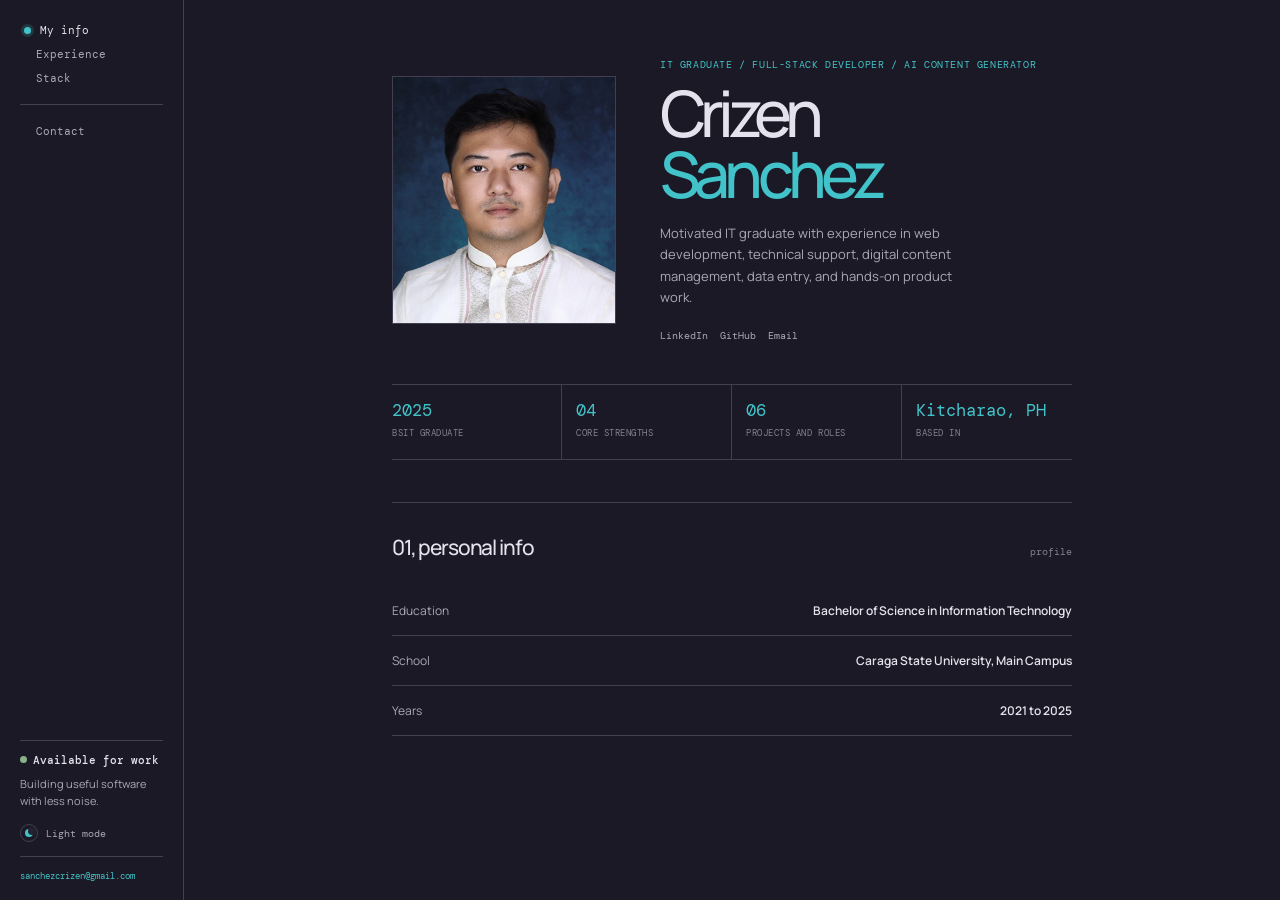
<file: index.html>
<!doctype html>
<html lang="en" data-theme="dark">
<head>
<!-- skill:chrome -->
<style>
/* Credit line — bottom-right */
.design-ui-credit {
  position: fixed;
  bottom: 12px;
  right: 12px;
  font: 11px/1 system-ui, sans-serif;
  color: rgba(128,128,128,0.5);
  pointer-events: none;
  z-index: 2147483647;
  transition: opacity 0.4s ease;
  user-select: none;
  letter-spacing: 0.02em;
}

/* Hide chrome on touch devices */
@media (hover: none) {
  .design-ui-credit { display: none; }
}

/* Print fixes */
@media print {
  * {
    transition: none !important;
    animation: none !important;
    box-shadow: none !important;
  }
  body {
    print-color-adjust: exact;
    -webkit-print-color-adjust: exact;
  }
  .design-ui-credit { display: none !important; }
}

</style>
<script>
(function () {
    // Design-ui pages are single compositions, so the whole body is editable.
    function markEditable() {
        document.body.classList.add('artifact-editable');
    }

    // Credit badge with idle-fade. Hover devices only.
    

    function init() {
        markEditable();
        initChromeUI();
    }

    if (document.readyState === 'loading') {
        document.addEventListener('DOMContentLoaded', init);
    } else {
        init();
    }
})();

</script>
<!-- /skill:chrome -->
  <meta charset="UTF-8" />
  <meta name="viewport" content="width=device-width, initial-scale=1.0" />
  <meta name="description" content="Crizen Ronne B. Sanchez, IT graduate and full-stack web developer." />
  <title>Crizen Sanchez | Portfolio</title>
  <link rel="preconnect" href="https://fonts.googleapis.com" />
  <link rel="preconnect" href="https://fonts.gstatic.com" crossorigin />
  <link href="https://fonts.googleapis.com/css2?family=DM+Mono:wght@400;500&family=Manrope:wght@400;500;600;700;800&display=swap" rel="stylesheet" />
  <link rel="stylesheet" href="styles.css" />
</head>
<link rel="icon" type="image/png" href="portpic.jpg">
<body>
  <aside class="sidebar">
    <div>
      <nav class="primary-nav" aria-label="Portfolio navigation">
        <div class="nav-group">
          <button class="nav-button active" type="button" data-view="profile">My info</button>
          <button class="nav-button" type="button" data-view="experience">Experience</button>
          <button class="nav-button" type="button" data-view="stack">Stack</button>
          
        </div>
        <div class="nav-group">
          <button class="nav-button" type="button" data-view="contact">Contact</button>
        </div>
      </nav>
      <div class="mobile-bar">
        <span class="mono muted">Portfolio / 2026</span>
        <div class="mobile-actions">
          <button class="mobile-theme" id="mobile-theme-toggle" type="button" aria-pressed="false"><span id="mobile-theme-icon"></span><span id="mobile-theme-label">Light</span></button>
          <button id="mobile-toggle" type="button" aria-expanded="false" aria-controls="mobile-nav">Menu +</button>
        </div>
      </div>
      <nav class="mobile-nav" id="mobile-nav" aria-label="Mobile portfolio navigation">
        <button class="nav-button active" type="button" data-view="profile">My info</button>
        <button class="nav-button" type="button" data-view="experience">Experience</button>
        <button class="nav-button" type="button" data-view="stack">Stack</button>
        <button class="nav-button" type="button" data-view="contact">Contact</button>
      </nav>
    </div>
    <div class="sidebar-bottom">
      <div class="presence"><div class="presence-row"><span class="dot"></span><strong>Available for work</strong></div><span>Building useful software with less noise.</span></div>
      <button class="theme-toggle" id="theme-toggle" type="button" aria-pressed="false"><span class="theme-icon" id="theme-icon"></span><span id="theme-label">Light mode</span></button>
      <a class="sidebar-email" href="mailto:sanchezcrizen@gmail.com">sanchezcrizen@gmail.com</a>
    </div>
  </aside>

  <main class="main">
    <div class="content">
      <section class="view active" id="profile">
        <div class="home-header">
          <div class="portrait" id="portrait" aria-label="Profile photo area">
            <span class="portrait-placeholder"><span class="initials">CS</span><span>Add profile.jpg later</span></span>
            <img class="portrait-image" id="photo" src="portpic.jpg" alt="Crizen Sanchez profile" />
          </div>
          <div>
            <div class="eyebrow">IT graduate / full-stack developer / ai content generator</div>
            <h1 class="home-title">Crizen<br /><em>Sanchez</em></h1>
            <p class="home-copy">Motivated IT graduate with experience in web development, technical support, digital content management, data entry, and hands-on product work.</p>
            <div class="socials"><a href="https://www.linkedin.com/in/crizen-sanchez-63917b255" target="_blank" rel="noreferrer">LinkedIn</a><a href="https://github.com/Nezirc" target="_blank" rel="noreferrer">GitHub</a><a href="mailto:sanchezcrizen@gmail.com">Email</a></div>
          </div>
        </div>
        <div class="stats">
          <div class="stat"><span class="stat-value">2025</span><span class="stat-label">BSIT graduate</span></div>
          <div class="stat"><span class="stat-value">04</span><span class="stat-label">core strengths</span></div>
          <div class="stat"><span class="stat-value">06</span><span class="stat-label">projects and roles</span></div>
          <div class="stat"><span class="stat-value">Kitcharao, PH</span><span class="stat-label">based in</span></div>
        </div>
        <div class="rule"></div>
        <div class="kicker"><h2 class="section-title">01, personal info</h2><span class="section-note">profile</span></div>
        <div class="info-line"><span>Education</span><strong>Bachelor of Science in Information Technology</strong></div>
        <div class="info-line"><span>School</span><strong>Caraga State University, Main Campus</strong></div>
        <div class="info-line"><span>Years</span><strong>2021 to 2025</strong></div>
      </section>

      <section class="view" id="experience">
        <div class="eyebrow">through the years</div><h1 class="page-title">Experience</h1>
        <p class="intro">A mix of internships, support work, freelance testing, creative production, and product development.</p>
        <div class="experience-list">
          <article class="experience-item"><div class="badge">01</div><h2 class="company">Clinic System</h2><div class="role">Project-based / frontend</div><div class="date">Current project</div><p>Developed a real-time queue dashboard with dynamic status updates, priority sorting, and live wait-time displays. Built responsive patient registration, tabbed patient profiles, multi-tab consultation flows, and reusable DataTable actions for Start, Hold, Resume, and No Show.</p><div class="chips" style="margin-top:14px"><span class="chip">Next.js</span><span class="chip">React</span><span class="chip">Supabase</span><span class="chip">TypeScript</span></div></article>
          <article class="experience-item"><div class="badge">02</div><h2 class="company">AI Image and Video Content Generator</h2><div class="role">Creative production</div><div class="date">January 2026 to March 2026</div><p>Generated hyper-realistic AI images and videos using Google Flow, Nano Banana Pro, and Veo 3. Produced short-form video content from written scripts and managed a repeatable workflow delivering 6 or more finished videos and images per day.</p><div class="chips" style="margin-top:14px"><span class="chip">Google Flow</span><span class="chip">Nano Banana Pro</span><span class="chip">Veo 3</span></div></article>
          <article class="experience-item"><div class="badge">03</div><h2 class="company">App Tester</h2><div class="role">Freelance / project-based</div><div class="date">Project-based</div><p>Tested application features for functionality and performance, documented bugs and crashes, evaluated user interfaces, followed test cases, and provided clear feedback to support development.</p><div class="chips" style="margin-top:14px"><span class="chip">QA testing</span><span class="chip">Bug reporting</span><span class="chip">UX review</span></div></article>
          <article class="experience-item"><div class="badge">04</div><h2 class="company">Online Chat Support / Account Handler</h2><div class="role">Client support</div><div class="date">July 2025 to September 2025</div><p>Managed client accounts, responded to messages in real time, handled high-volume conversations while meeting response targets, followed communication guidelines, and assisted with online profiles and user interactions.</p></article>
          <article class="experience-item"><div class="badge">05</div><h2 class="company">Technology Transfer and Licensing Office</h2><div class="role">Internship</div><div class="date">January 2025 to June 2025</div><a class="location" href="https://www.carsu.edu.ph/" target="_blank" rel="noreferrer">Caraga State University - Main</a><p>Designed and launched a Google Site webpage, contributed to the CARAGA RAISE Program website and DOST PCAARRD RTMS content build-up, transferred IP files to the website, validated content with project leads, and supported the digital restructuring of the RAISE Program’s online presence.</p><div class="chips" style="margin-top:14px"><span class="chip">Web content</span><span class="chip">IP documentation</span><span class="chip">Google Sites</span></div></article>
        </div>
      </section>

      <section class="view" id="stack">
        <div class="eyebrow">the tools behind the work</div><h1 class="page-title">Tech stack</h1>
        <p class="stack-intro"></p>
        <div class="stack-groups">
          <section class="stack-group"><div class="stack-group-head"><h2 class="stack-group-title">Frontend development</h2><span class="stack-group-note">Interfaces and styling</span></div><div class="chips"><span class="chip">HTML</span><span class="chip">CSS</span><span class="chip">JavaScript</span><span class="chip">React.js</span><span class="chip">Next.js</span><span class="chip">Tailwind CSS</span></div></section>
          <section class="stack-group"><div class="stack-group-head"><h2 class="stack-group-title">Backend and data</h2><span class="stack-group-note">Application logic</span></div><div class="chips"><span class="chip">Node.js</span><span class="chip">Express</span><span class="chip">Supabase</span><span class="chip">PostgreSQL</span><span class="chip">TypeScript</span><span class="chip">REST APIs</span></div></section>
          <section class="stack-group"><div class="stack-group-head"><h2 class="stack-group-title">Programming foundations</h2><span class="stack-group-note">Languages</span></div><div class="chips"><span class="chip">C</span><span class="chip">Java</span><span class="chip">PHP</span></div></section>
          <section class="stack-group"><div class="stack-group-head"><h2 class="stack-group-title">Testing and quality</h2><span class="stack-group-note">Reliable releases</span></div><div class="chips"><span class="chip">App testing</span><span class="chip">Test cases</span><span class="chip">Bug reporting</span><span class="chip">UX review</span><span class="chip">Attention to detail</span></div></section>
          <section class="stack-group"><div class="stack-group-head"><h2 class="stack-group-title">Content and support</h2><span class="stack-group-note">Operations</span></div><div class="chips"><span class="chip">Google Sites</span><span class="chip">Web content management</span><span class="chip">Data entry</span><span class="chip">File management</span><span class="chip">Email and chat support</span><span class="chip">Technical support</span></div></section>
          <section class="stack-group"><div class="stack-group-head"><h2 class="stack-group-title">AI creative tools</h2><span class="stack-group-note">Image and video</span></div><div class="chips"><span class="chip">Google Flow</span><span class="chip">Nano Banana Pro</span><span class="chip">Veo 3.1</span></div></section>
          <section class="stack-group"><div class="stack-group-head"><h2 class="stack-group-title">Professional strengths</h2><span class="stack-group-note">How you work</span></div><div class="chips"><span class="chip">Critical thinking</span><span class="chip">Team collaboration</span><span class="chip">Fast learner</span></div></section>
        </div>
      </section>

      <section class="view" id="contact">
        <div class="eyebrow">let’s talk</div><h1 class="page-title">Contact</h1>
        <p class="intro">For web development, technical support, content work, app testing, or a good product problem.</p>
        <div class="contact-box"><p>Kitcharao, 8609, Philippines</p><a class="email" href="mailto:sanchezcrizen@gmail.com">sanchezcrizen@gmail.com</a><br><a class="email" href="https://www.linkedin.com/in/crizen-sanchez-63917b255" target="_blank" rel="noreferrer">linkedin.com/in/crizen-sanchez-63917b255</a></div>
      </section>
    </div>
  </main>
  <script src="script.js" defer></script>
</body>
</html>
</file>
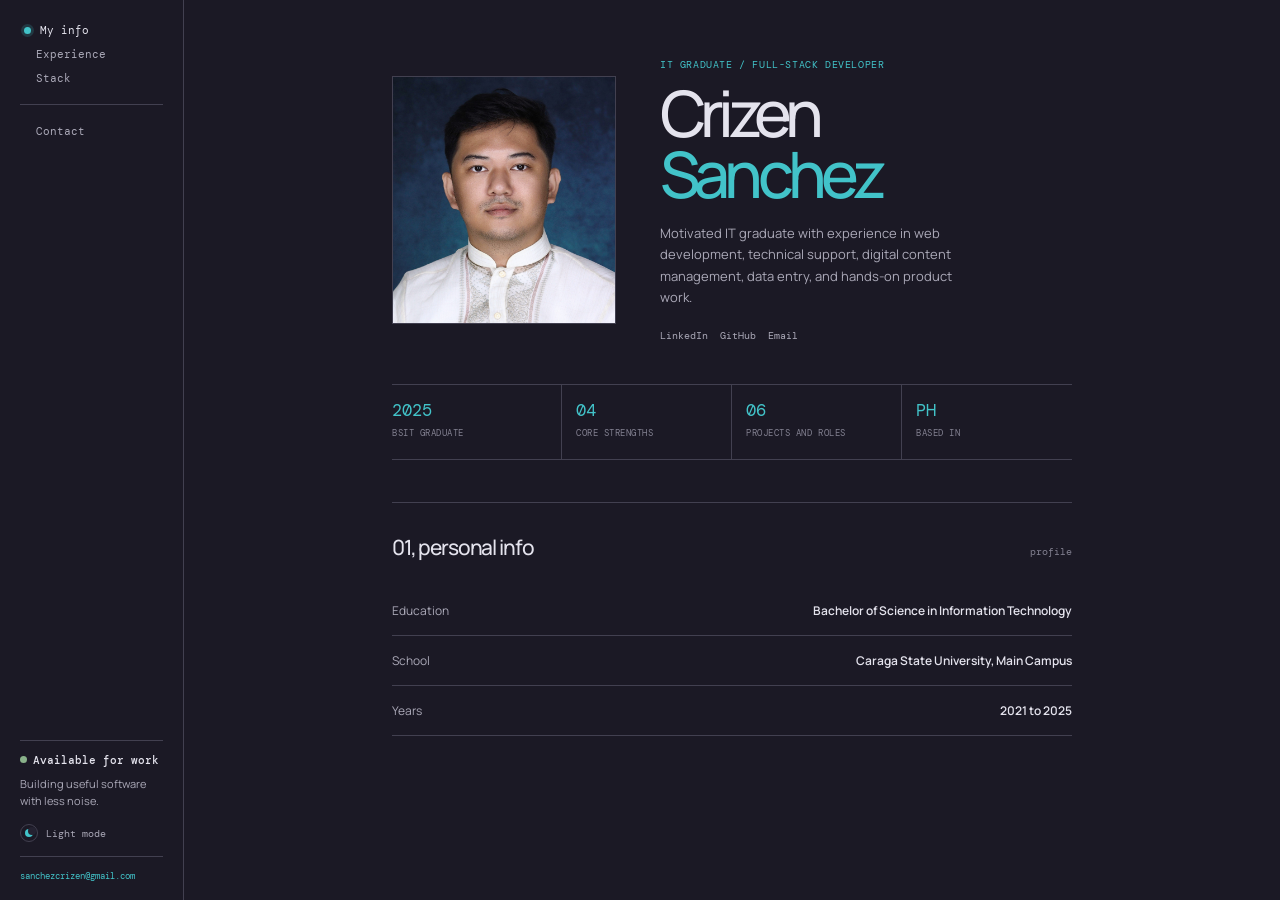
<file: index (6).html>
<!doctype html>
<html lang="en" data-theme="dark">
<head>
<!-- skill:chrome -->
<style>
/* Credit line — bottom-right */
.design-ui-credit {
  position: fixed;
  bottom: 12px;
  right: 12px;
  font: 11px/1 system-ui, sans-serif;
  color: rgba(128,128,128,0.5);
  pointer-events: none;
  z-index: 2147483647;
  transition: opacity 0.4s ease;
  user-select: none;
  letter-spacing: 0.02em;
}

/* Hide chrome on touch devices */
@media (hover: none) {
  .design-ui-credit { display: none; }
}

/* Print fixes */
@media print {
  * {
    transition: none !important;
    animation: none !important;
    box-shadow: none !important;
  }
  body {
    print-color-adjust: exact;
    -webkit-print-color-adjust: exact;
  }
  .design-ui-credit { display: none !important; }
}

</style>
<script>
(function () {
    // Design-ui pages are single compositions, so the whole body is editable.
    function markEditable() {
        document.body.classList.add('artifact-editable');
    }

    // Credit badge with idle-fade. Hover devices only.
    

    function init() {
        markEditable();
        initChromeUI();
    }

    if (document.readyState === 'loading') {
        document.addEventListener('DOMContentLoaded', init);
    } else {
        init();
    }
})();

</script>
<!-- /skill:chrome -->
  <meta charset="UTF-8" />
  <meta name="viewport" content="width=device-width, initial-scale=1.0" />
  <meta name="description" content="Crizen Ronne B. Sanchez, IT graduate and full-stack web developer." />
  <title>Crizen Sanchez | Portfolio</title>
  <link rel="preconnect" href="https://fonts.googleapis.com" />
  <link rel="preconnect" href="https://fonts.gstatic.com" crossorigin />
  <link href="https://fonts.googleapis.com/css2?family=DM+Mono:wght@400;500&family=Manrope:wght@400;500;600;700;800&display=swap" rel="stylesheet" />
  <link rel="stylesheet" href="styles.css" />
</head>
<body>
  <aside class="sidebar">
    <div>
      <nav class="primary-nav" aria-label="Portfolio navigation">
        <div class="nav-group">
          <button class="nav-button active" type="button" data-view="profile">My info</button>
          <button class="nav-button" type="button" data-view="experience">Experience</button>
          <button class="nav-button" type="button" data-view="stack">Stack</button>
        </div>
        <div class="nav-group">
          <button class="nav-button" type="button" data-view="contact">Contact</button>
        </div>
      </nav>
      <div class="mobile-bar">
        <span class="mono muted">Portfolio / 2026</span>
        <div class="mobile-actions">
          <button class="mobile-theme" id="mobile-theme-toggle" type="button" aria-pressed="false"><span id="mobile-theme-icon"></span><span id="mobile-theme-label">Light</span></button>
          <button id="mobile-toggle" type="button" aria-expanded="false" aria-controls="mobile-nav">Menu +</button>
        </div>
      </div>
      <nav class="mobile-nav" id="mobile-nav" aria-label="Mobile portfolio navigation">
        <button class="nav-button active" type="button" data-view="profile">My info</button>
        <button class="nav-button" type="button" data-view="experience">Experience</button>
        <button class="nav-button" type="button" data-view="stack">Stack</button>
        <button class="nav-button" type="button" data-view="contact">Contact</button>
      </nav>
    </div>
    <div class="sidebar-bottom">
      <div class="presence"><div class="presence-row"><span class="dot"></span><strong>Available for work</strong></div><span>Building useful software with less noise.</span></div>
      <button class="theme-toggle" id="theme-toggle" type="button" aria-pressed="false"><span class="theme-icon" id="theme-icon"></span><span id="theme-label">Light mode</span></button>
      <a class="sidebar-email" href="mailto:sanchezcrizen@gmail.com">sanchezcrizen@gmail.com</a>
    </div>
  </aside>

  <main class="main">
    <div class="content">
      <section class="view active" id="profile">
        <div class="home-header">
          <div class="portrait" id="portrait" aria-label="Profile photo area">
            <span class="portrait-placeholder"><span class="initials">CS</span><span>Add profile.jpg later</span></span>
            <img class="portrait-image" id="photo" src="portpic.jpg" alt="Crizen Sanchez profile" />
          </div>
          <div>
            <div class="eyebrow">IT graduate / full-stack developer</div>
            <h1 class="home-title">Crizen<br /><em>Sanchez</em></h1>
            <p class="home-copy">Motivated IT graduate with experience in web development, technical support, digital content management, data entry, and hands-on product work.</p>
            <div class="socials"><a href="https://www.linkedin.com/in/crizen-sanchez-63917b255" target="_blank" rel="noreferrer">LinkedIn</a><a href="https://github.com/Nezirc" target="_blank" rel="noreferrer">GitHub</a><a href="mailto:sanchezcrizen@gmail.com">Email</a></div>
          </div>
        </div>
        <div class="stats">
          <div class="stat"><span class="stat-value">2025</span><span class="stat-label">BSIT graduate</span></div>
          <div class="stat"><span class="stat-value">04</span><span class="stat-label">core strengths</span></div>
          <div class="stat"><span class="stat-value">06</span><span class="stat-label">projects and roles</span></div>
          <div class="stat"><span class="stat-value">PH</span><span class="stat-label">based in</span></div>
        </div>
        <div class="rule"></div>
        <div class="kicker"><h2 class="section-title">01, personal info</h2><span class="section-note">profile</span></div>
        <div class="info-line"><span>Education</span><strong>Bachelor of Science in Information Technology</strong></div>
        <div class="info-line"><span>School</span><strong>Caraga State University, Main Campus</strong></div>
        <div class="info-line"><span>Years</span><strong>2021 to 2025</strong></div>
      </section>

      <section class="view" id="experience">
        <div class="eyebrow">from the resume</div><h1 class="page-title">Experience</h1>
        <p class="intro">A mix of internships, support work, freelance testing, creative production, and product development.</p>
        <div class="experience-list">
          <article class="experience-item"><div class="badge">01</div><h2 class="company">Clinic System</h2><div class="role">Project-based / frontend</div><div class="date">Current project</div><p>Developed a real-time queue dashboard with dynamic status updates, priority sorting, and live wait-time displays. Built responsive patient registration, tabbed patient profiles, multi-tab consultation flows, and reusable DataTable actions for Start, Hold, Resume, and No Show.</p><div class="chips" style="margin-top:14px"><span class="chip">Next.js</span><span class="chip">React</span><span class="chip">Supabase</span><span class="chip">TypeScript</span></div></article>
          <article class="experience-item"><div class="badge">02</div><h2 class="company">AI Image and Video Content Generator</h2><div class="role">Creative production</div><div class="date">January 2026 to March 2026</div><p>Generated hyper-realistic AI images and videos using Google Flow, Nano Banana Pro, and Veo 3. Produced short-form video content from written scripts and managed a repeatable workflow delivering 6 or more finished videos and images per day.</p><div class="chips" style="margin-top:14px"><span class="chip">Google Flow</span><span class="chip">Nano Banana Pro</span><span class="chip">Veo 3</span></div></article>
          <article class="experience-item"><div class="badge">03</div><h2 class="company">App Tester</h2><div class="role">Freelance / project-based</div><div class="date">Project-based</div><p>Tested application features for functionality and performance, documented bugs and crashes, evaluated user interfaces, followed test cases, and provided clear feedback to support development.</p><div class="chips" style="margin-top:14px"><span class="chip">QA testing</span><span class="chip">Bug reporting</span><span class="chip">UX review</span></div></article>
          <article class="experience-item"><div class="badge">04</div><h2 class="company">Online Chat Support / Account Handler</h2><div class="role">Client support</div><div class="date">July 2025 to September 2025</div><p>Managed client accounts, responded to messages in real time, handled high-volume conversations while meeting response targets, followed communication guidelines, and assisted with online profiles and user interactions.</p></article>
          <article class="experience-item"><div class="badge">05</div><h2 class="company">Technology Transfer and Licensing Office</h2><div class="role">Internship</div><div class="date">January 2025 to June 2025</div><a class="location" href="https://www.carsu.edu.ph/" target="_blank" rel="noreferrer">Caraga State University - Main</a><p>Designed and launched a Google Site webpage, contributed to the CARAGA RAISE Program website and DOST PCAARRD RTMS content build-up, transferred IP files to the website, validated content with project leads, and supported the digital restructuring of the RAISE Program’s online presence.</p><div class="chips" style="margin-top:14px"><span class="chip">Web content</span><span class="chip">IP documentation</span><span class="chip">Google Sites</span></div></article>
        </div>
      </section>

      <section class="view" id="stack">
        <div class="eyebrow">the tools behind the work</div><h1 class="page-title">Tech stack</h1>
        <p class="stack-intro">Grouped by what you actually use, not a random pile of technologies.</p>
        <div class="stack-groups">
          <section class="stack-group"><div class="stack-group-head"><h2 class="stack-group-title">Frontend development</h2><span class="stack-group-note">Interfaces and styling</span></div><div class="chips"><span class="chip">HTML</span><span class="chip">CSS</span><span class="chip">JavaScript</span><span class="chip">React.js</span><span class="chip">Next.js</span><span class="chip">Tailwind CSS</span></div></section>
          <section class="stack-group"><div class="stack-group-head"><h2 class="stack-group-title">Backend and data</h2><span class="stack-group-note">Application logic</span></div><div class="chips"><span class="chip">Node.js</span><span class="chip">Express</span><span class="chip">Supabase</span><span class="chip">PostgreSQL</span><span class="chip">TypeScript</span><span class="chip">REST APIs</span></div></section>
          <section class="stack-group"><div class="stack-group-head"><h2 class="stack-group-title">Programming foundations</h2><span class="stack-group-note">Languages</span></div><div class="chips"><span class="chip">C</span><span class="chip">Java</span><span class="chip">PHP</span></div></section>
          <section class="stack-group"><div class="stack-group-head"><h2 class="stack-group-title">Testing and quality</h2><span class="stack-group-note">Reliable releases</span></div><div class="chips"><span class="chip">App testing</span><span class="chip">Test cases</span><span class="chip">Bug reporting</span><span class="chip">UX review</span><span class="chip">Attention to detail</span></div></section>
          <section class="stack-group"><div class="stack-group-head"><h2 class="stack-group-title">Content and support</h2><span class="stack-group-note">Operations</span></div><div class="chips"><span class="chip">Google Sites</span><span class="chip">Web content management</span><span class="chip">Data entry</span><span class="chip">File management</span><span class="chip">Email and chat support</span><span class="chip">Technical support</span></div></section>
          <section class="stack-group"><div class="stack-group-head"><h2 class="stack-group-title">AI creative tools</h2><span class="stack-group-note">Image and video</span></div><div class="chips"><span class="chip">Google Flow</span><span class="chip">Nano Banana Pro</span><span class="chip">Veo 3.1</span></div></section>
          <section class="stack-group"><div class="stack-group-head"><h2 class="stack-group-title">Professional strengths</h2><span class="stack-group-note">How you work</span></div><div class="chips"><span class="chip">Critical thinking</span><span class="chip">Team collaboration</span><span class="chip">Fast learner</span></div></section>
        </div>
      </section>

      <section class="view" id="contact">
        <div class="eyebrow">let’s talk</div><h1 class="page-title">Contact</h1>
        <p class="intro">For web development, technical support, content work, app testing, or a good product problem.</p>
        <div class="contact-box"><p>Kitcharao, 8609, Philippines</p><a class="email" href="mailto:sanchezcrizen@gmail.com">sanchezcrizen@gmail.com</a><a class="email" href="https://www.linkedin.com/in/crizen-sanchez-63917b255" target="_blank" rel="noreferrer">linkedin.com/in/crizen-sanchez-63917b255</a></div>
      </section>
    </div>
  </main>
  <script src="script.js" defer></script>
</body>
</html>
</file>
<file: styles.css>
:root {
  --bg: oklch(22% 0.024 292);
  --surface: oklch(26% 0.028 292);
  --surface-2: oklch(30% 0.032 292);
  --ink: oklch(92% 0.014 292);
  --muted: oklch(74% 0.022 292);
  --soft: oklch(61% 0.024 292);
  --line: oklch(38% 0.028 292);
  --accent: oklch(75% 0.11 200);
  --green: oklch(72% 0.07 145);
  --mono: "DM Mono", monospace;
  --sans: "Manrope", system-ui, sans-serif;
  --sidebar: 184px;
  --content: 680px;
  --ease: cubic-bezier(0.16, 1, 0.3, 1);
}

:root[data-theme="light"] {
  --bg: oklch(98% 0.012 292);
  --surface: oklch(99% 0.006 292);
  --surface-2: oklch(94% 0.022 292);
  --ink: oklch(24% 0.026 292);
  --muted: oklch(53% 0.024 292);
  --soft: oklch(67% 0.022 292);
  --line: oklch(88% 0.024 292);
  --accent: oklch(53% 0.14 200);
  --green: oklch(48% 0.09 145);
}

* { box-sizing: border-box; }

html {
  min-width: 320px;
  background: var(--bg);
  color-scheme: dark;
}

html[data-theme="light"] { color-scheme: light; }

body {
  margin: 0;
  background: var(--bg);
  color: var(--ink);
  font: 14px/1.6 var(--sans);
  transition: background 260ms ease, color 260ms ease;
}

a { color: inherit; text-decoration: none; }
button { font: inherit; }
h1, h2, h3, p { margin: 0; }
h1, h2, h3 { text-wrap: balance; }

.mono {
  font-family: var(--mono);
  letter-spacing: 0.04em;
}

.muted { color: var(--muted); }

button:focus-visible,
a:focus-visible {
  outline: 2px solid var(--accent);
  outline-offset: 4px;
}

/* Sidebar */
.sidebar {
  position: fixed;
  inset: 0 auto 0 0;
  z-index: 10;
  width: var(--sidebar);
  display: flex;
  flex-direction: column;
  justify-content: space-between;
  padding: 19px 20px 18px;
  border-right: 1px solid var(--line);
  background: var(--bg);
}

.primary-nav { display: grid; gap: 2px; }

.nav-group {
  display: grid;
  gap: 2px;
  padding-bottom: 15px;
  margin-bottom: 13px;
  border-bottom: 1px solid var(--line);
}

.nav-group:last-child {
  padding-bottom: 0;
  margin-bottom: 0;
  border: 0;
}

.nav-button {
  display: flex;
  align-items: center;
  gap: 9px;
  width: 100%;
  padding: 4px 0;
  border: 0;
  background: transparent;
  color: var(--muted);
  text-align: left;
  cursor: pointer;
  font: 11px var(--mono);
  transition: color 150ms ease, transform 180ms var(--ease);
}

.nav-button:hover,
.nav-button.active { color: var(--ink); }
.nav-button.active { transform: translateX(4px); }

/* CSS-only active marker */
.nav-button.active::before {
  content: "";
  width: 7px;
  height: 7px;
  flex: 0 0 7px;
  border-radius: 50%;
  background: var(--accent);
  box-shadow: 0 0 0 3px color-mix(in oklch, var(--accent) 18%, transparent);
}

.nav-button:not(.active)::before {
  content: "";
  width: 7px;
  height: 7px;
  flex: 0 0 7px;
}

.sidebar-bottom { display: grid; gap: 14px; }

.presence {
  display: grid;
  gap: 8px;
  padding-top: 12px;
  border-top: 1px solid var(--line);
  color: var(--muted);
  font-size: 11px;
}

.presence strong {
  color: var(--ink);
  font: 11px var(--mono);
  font-weight: 500;
}

.presence-row { display: flex; gap: 6px; align-items: center; }
.dot { width: 7px; height: 7px; border-radius: 50%; background: var(--green); }

.theme-toggle,
.mobile-theme {
  display: flex;
  align-items: center;
  gap: 8px;
  border: 0;
  background: transparent;
  color: var(--muted);
  cursor: pointer;
  font: 10px var(--mono);
}

.theme-toggle { width: 100%; padding: 0; text-align: left; }
.theme-toggle:hover, .mobile-theme:hover { color: var(--ink); }

/* CSS-only theme icon */
.theme-icon,
#mobile-theme-icon {
  position: relative;
  width: 18px;
  height: 18px;
  display: inline-block;
  flex: 0 0 18px;
  border: 1px solid var(--line);
  border-radius: 50%;
}

.theme-icon::before,
#mobile-theme-icon::before {
  content: "";
  position: absolute;
  top: 4px;
  left: 4px;
  width: 8px;
  height: 8px;
  border-radius: 50%;
  background: var(--accent);
}

html[data-theme="dark"] .theme-icon::after,
html[data-theme="dark"] #mobile-theme-icon::after {
  content: "";
  position: absolute;
  top: 2px;
  left: 7px;
  width: 8px;
  height: 8px;
  border-radius: 50%;
  background: var(--surface);
}

.sidebar-email {
  display: block;
  padding-top: 13px;
  border-top: 1px solid var(--line);
  color: var(--accent);
  overflow-wrap: anywhere;
  font: 9px var(--mono);
}

/* Layout */
.main {
  min-height: 100vh;
  margin-left: var(--sidebar);
  padding: 58px 28px 100px;
}

.content { width: min(var(--content), 100%); margin: 0 auto; }
.view { display: none; animation: enter 360ms var(--ease) both; }
.view.active { display: block; }

@keyframes enter {
  from { opacity: 0; transform: translateY(8px); }
  to { opacity: 1; transform: translateY(0); }
}

/* Profile */
.home-header {
  display: grid;
  grid-template-columns: 240px 1fr;
  gap: 28px;
  align-items: center;
  padding-bottom: 42px;
  border-bottom: 1px solid var(--line);
}

.portrait {
  position: relative;
  width: 224px;
  height: 248px;
  display: grid;
  place-items: center;
  overflow: hidden;
  border: 1px solid var(--line);
  background: var(--surface-2);
  color: var(--muted);
}

.portrait::before,
.portrait::after {
  content: "";
  position: absolute;
  border-radius: 50%;
  background: var(--accent);
}

.portrait::before { width: 145px; height: 145px; top: -48px; right: -60px; opacity: 0.14; }
.portrait::after { width: 90px; height: 90px; left: -24px; bottom: -22px; opacity: 0.08; }

.portrait-placeholder {
  position: relative;
  z-index: 1;
  display: grid;
  gap: 8px;
  place-items: center;
  text-align: center;
}

.initials {
  width: 74px;
  height: 74px;
  display: grid;
  place-items: center;
  border: 1px solid var(--ink);
  border-radius: 50%;
  background: var(--bg);
  color: var(--ink);
  font-size: 22px;
  font-weight: 800;
}

.portrait-placeholder span:last-child,
.hint {
  font: 10px var(--mono);
  letter-spacing: 0.05em;
  text-transform: uppercase;
}

.portrait-image {
  position: relative;
  z-index: 2;
  display: none;
  width: 100%;
  height: 100%;
  object-fit: cover;
}

.portrait.has-image .portrait-placeholder { display: none; }
.portrait.has-image .portrait-image { display: block; }

.eyebrow {
  color: var(--accent);
  font: 10px var(--mono);
  letter-spacing: 0.06em;
  text-transform: uppercase;
}

.home-title {
  margin-top: 11px;
  font-size: clamp(2.5rem, 5vw, 4.2rem);
  line-height: 0.96;
  letter-spacing: -0.09em;
  font-weight: 500;
}

.home-title em,
.page-title em { color: var(--accent); font-style: normal; }

.home-copy {
  max-width: 38ch;
  margin-top: 18px;
  color: var(--muted);
  font-size: 13px;
  line-height: 1.65;
}

.socials {
  display: flex;
  flex-wrap: wrap;
  gap: 12px;
  margin-top: 20px;
  color: var(--muted);
  font: 10px var(--mono);
}

.socials a:hover,
.email:hover { color: var(--accent); }

.stats {
  display: grid;
  grid-template-columns: repeat(4, 1fr);
  border-bottom: 1px solid var(--line);
}

.stat {
  min-height: 74px;
  padding: 17px 12px 14px 0;
  border-right: 1px solid var(--line);
}

.stat + .stat { padding-left: 14px; }
.stat:last-child { border: 0; }
.stat-value { display: block; color: var(--accent); font: 17px/1 var(--mono); }

.stat-label {
  display: block;
  margin-top: 8px;
  color: var(--soft);
  font: 9px var(--mono);
  letter-spacing: 0.06em;
  text-transform: uppercase;
}

.rule { height: 1px; margin: 42px 0 34px; background: var(--line); }
.kicker { display: flex; align-items: baseline; justify-content: space-between; gap: 20px; margin-bottom: 28px; }
.section-title { font-size: 21px; line-height: 1; letter-spacing: -0.055em; font-weight: 500; }
.section-note { color: var(--soft); font: 10px var(--mono); }
.page-title { font-size: 30px; line-height: 1; letter-spacing: -0.07em; font-weight: 500; }
.intro, .stack-intro { max-width: 590px; margin-top: 23px; color: var(--muted); line-height: 1.7; }

/* Experience */
.experience-list { position: relative; margin-top: 34px; padding-left: 56px; }
.experience-list::before { content: ""; position: absolute; top: 0; bottom: 0; left: 20px; width: 1px; background: var(--line); }
.experience-item { position: relative; padding-bottom: 38px; }
.experience-item:last-child { padding-bottom: 0; }
.badge { position: absolute; top: 0; left: -56px; width: 40px; height: 40px; display: grid; place-items: center; border: 1px solid var(--line); border-radius: 11px; background: var(--surface); color: var(--accent); font: 10px var(--mono); }
.company { font-size: 16px; letter-spacing: -0.03em; font-weight: 700; }
.role, .date { color: var(--muted); font: 10px var(--mono); }
.role { margin-top: 4px; }
.date { margin-top: 17px; color: var(--soft); text-transform: uppercase; }
.experience-item p { max-width: 590px; margin-top: 12px; color: var(--muted); line-height: 1.7; }
.location { display: inline-flex; margin-top: 10px; color: var(--accent); font: 10px var(--mono); }
.chips { display: flex; flex-wrap: wrap; gap: 8px; }
.chip { padding: 7px 9px; border: 1px solid var(--line); border-radius: 6px; background: var(--surface); color: var(--muted); font: 10px var(--mono); }

/* Stack */
.stack-groups { display: grid; gap: 10px; margin-top: 36px; }
.stack-group { padding: 20px; border: 1px solid var(--line); border-radius: 12px; background: var(--surface); transition: transform 180ms var(--ease), border-color 180ms ease; }
.stack-group:hover { border-color: var(--accent); transform: translateY(-3px); }
.stack-group:first-child { border-top: 2px solid var(--accent); }
.stack-group-head { display: flex; align-items: baseline; justify-content: space-between; gap: 16px; margin-bottom: 16px; }
.stack-group-title { font-size: 16px; letter-spacing: -0.03em; font-weight: 600; }
.stack-group-note { color: var(--soft); font: 10px var(--mono); text-transform: uppercase; }
.stack-group .chip { background: var(--surface-2); }

/* Shared content */
.info-line { display: flex; justify-content: space-between; gap: 20px; padding: 15px 0; border-bottom: 1px solid var(--line); color: var(--muted); font-size: 12px; }
.info-line strong { color: var(--ink); font-weight: 600; text-align: right; }
.contact-box { margin-top: 44px; padding: 25px 0; border-top: 1px solid var(--line); border-bottom: 1px solid var(--line); color: var(--muted); }
.email { display: inline-flex; margin-top: 23px; border-bottom: 1px solid var(--accent); color: var(--ink); font: 12px var(--mono); }
.mobile-bar, .mobile-nav { display: none; }

@media (max-width: 760px) {
  :root { --sidebar: 0px; }
  .sidebar { position: sticky; inset: 0 0 auto; width: 100%; height: auto; display: block; padding: 15px 18px; border-right: 0; border-bottom: 1px solid var(--line); }
  .primary-nav, .sidebar-bottom { display: none; }
  .mobile-bar { display: flex; align-items: center; justify-content: space-between; gap: 12px; }
  .mobile-actions { display: flex; align-items: center; gap: 14px; }
  .mobile-bar button { padding: 0; border: 0; background: transparent; color: var(--muted); cursor: pointer; font: 11px var(--mono); }
  .mobile-theme { display: inline-flex; align-items: center; gap: 5px; }
  .mobile-nav { margin-top: 12px; padding-top: 12px; border-top: 1px solid var(--line); }
  .mobile-nav.open { display: grid; gap: 4px; }
  .mobile-nav .nav-button { padding: 6px 0; }
  .main { margin-left: 0; padding: 44px 20px 70px; }
  .home-header { grid-template-columns: 1fr; gap: 25px; }
  .portrait { width: 160px; height: 180px; }
  .stats { grid-template-columns: repeat(2, 1fr); }
  .stat:nth-child(2) { border-right: 0; }
  .stat:nth-child(3), .stat:nth-child(4) { border-top: 1px solid var(--line); }
  .stat:nth-child(3) { padding-left: 0; }
  .stat:nth-child(4) { padding-left: 14px; }
  .stack-group-head { display: block; }
  .stack-group-note { display: block; margin-top: 6px; }
  .info-line { display: block; }
  .info-line strong { display: block; margin-top: 4px; text-align: left; }
}

@media (prefers-reduced-motion: reduce) {
  *, *::before, *::after {
    transition-duration: 0.01ms !important;
    animation-duration: 0.01ms !important;
  }
}
</file>
